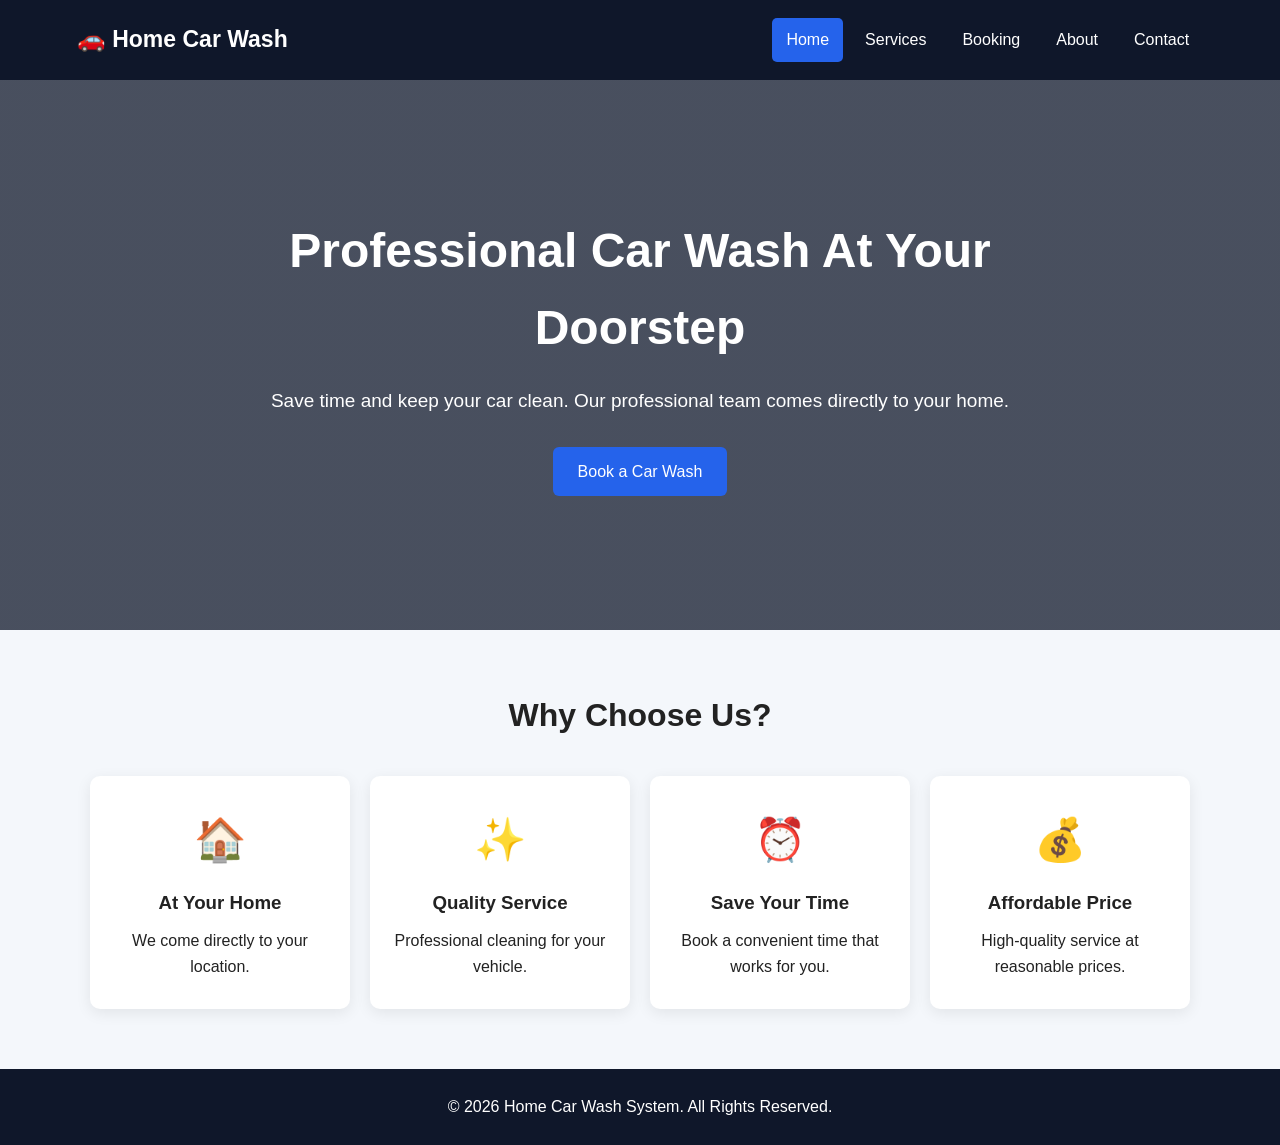
<file: index.html>
<!DOCTYPE html>
<html lang="en">
<head>
    <meta charset="UTF-8">
    <meta name="viewport" content="width=device-width, initial-scale=1.0">
    <title>Home Car Wash - Home</title>
    <link rel="stylesheet" href="style.css">
</head>

<body>

    <header>
        <div class="logo">🚗 Home Car Wash</div>

        <nav>
            <a href="index.html" class="active">Home</a>
            <a href="services.html">Services</a>
            <a href="booking.html">Booking</a>
            <a href="about.html">About</a>
            <a href="contact.html">Contact</a>
        </nav>
    </header>

    <section class="hero">

        <div class="hero-content">
            <h1>Professional Car Wash At Your Doorstep</h1>

            <p>
                Save time and keep your car clean.
                Our professional team comes directly to your home.
            </p>

            <a href="booking.html" class="btn">Book a Car Wash</a>
        </div>

    </section>

    <section class="features">

        <h2>Why Choose Us?</h2>

        <div class="feature-container">

            <div class="feature-card">
                <div class="icon">🏠</div>
                <h3>At Your Home</h3>
                <p>We come directly to your location.</p>
            </div>

            <div class="feature-card">
                <div class="icon">✨</div>
                <h3>Quality Service</h3>
                <p>Professional cleaning for your vehicle.</p>
            </div>

            <div class="feature-card">
                <div class="icon">⏰</div>
                <h3>Save Your Time</h3>
                <p>Book a convenient time that works for you.</p>
            </div>

            <div class="feature-card">
                <div class="icon">💰</div>
                <h3>Affordable Price</h3>
                <p>High-quality service at reasonable prices.</p>
            </div>

        </div>

    </section>

    <footer>
        <p>&copy; 2026 Home Car Wash System. All Rights Reserved.</p>
    </footer>

</body>
</html>
</file>
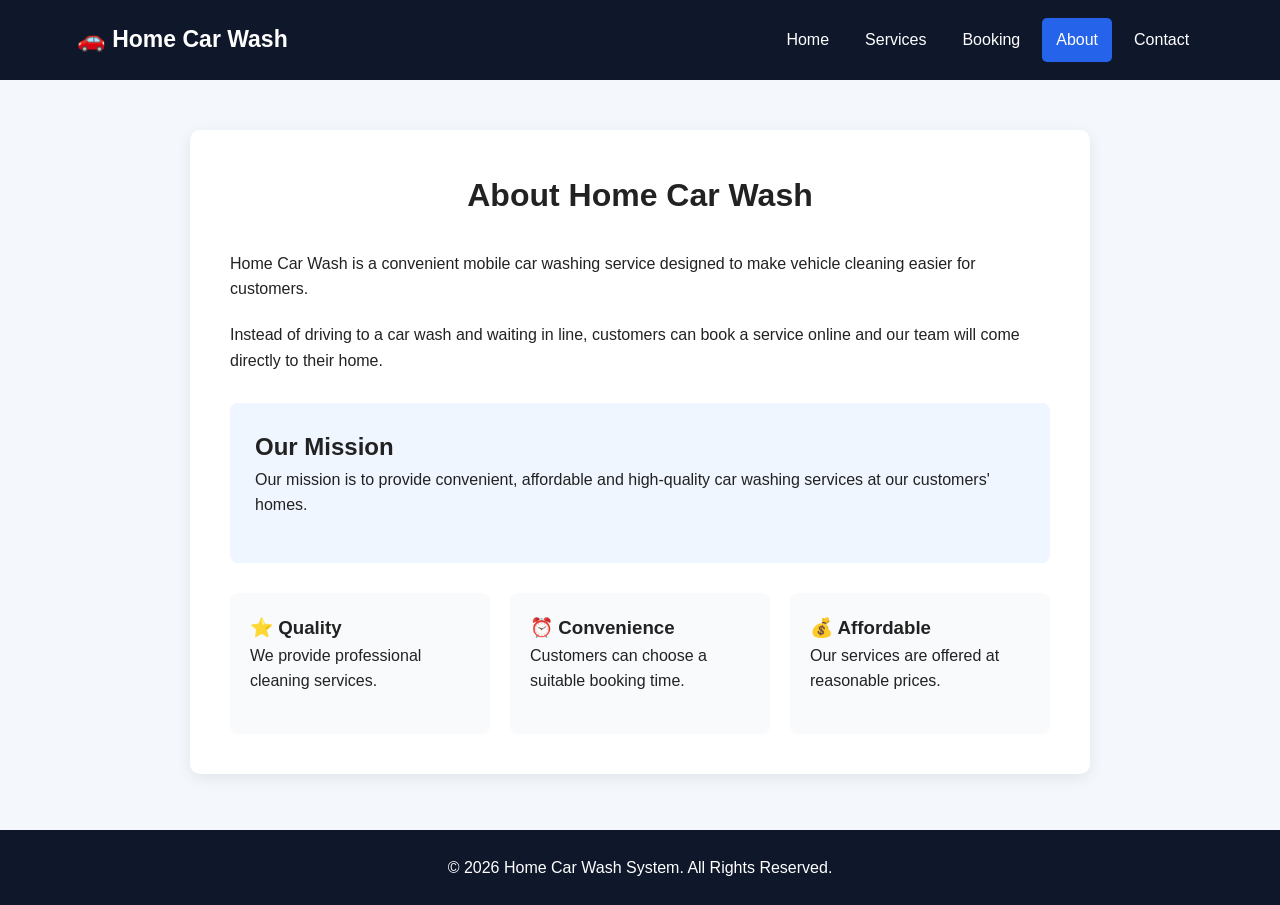
<file: about.html>
<!DOCTYPE html>
<html lang="en">
<head>
    <meta charset="UTF-8">
    <meta name="viewport" content="width=device-width, initial-scale=1.0">
    <title>Home Car Wash - About</title>
    <link rel="stylesheet" href="style.css">
</head>

<body>

    <header>
        <div class="logo">🚗 Home Car Wash</div>

        <nav>
            <a href="index.html">Home</a>
            <a href="services.html">Services</a>
            <a href="booking.html">Booking</a>
            <a href="about.html" class="active">About</a>
            <a href="contact.html">Contact</a>
        </nav>
    </header>


    <main class="page">

        <div class="about-container">

            <h1>About Home Car Wash</h1>

            <p>
                Home Car Wash is a convenient mobile car washing
                service designed to make vehicle cleaning easier
                for customers.
            </p>

            <p>
                Instead of driving to a car wash and waiting in line,
                customers can book a service online and our team
                will come directly to their home.
            </p>


            <div class="mission">

                <h2>Our Mission</h2>

                <p>
                    Our mission is to provide convenient,
                    affordable and high-quality car washing
                    services at our customers' homes.
                </p>

            </div>


            <div class="values">

                <div>
                    <h3>⭐ Quality</h3>
                    <p>
                        We provide professional cleaning services.
                    </p>
                </div>

                <div>
                    <h3>⏰ Convenience</h3>
                    <p>
                        Customers can choose a suitable booking time.
                    </p>
                </div>

                <div>
                    <h3>💰 Affordable</h3>
                    <p>
                        Our services are offered at reasonable prices.
                    </p>
                </div>

            </div>

        </div>

    </main>


    <footer>
        <p>&copy; 2026 Home Car Wash System. All Rights Reserved.</p>
    </footer>

</body>
</html>
</file>
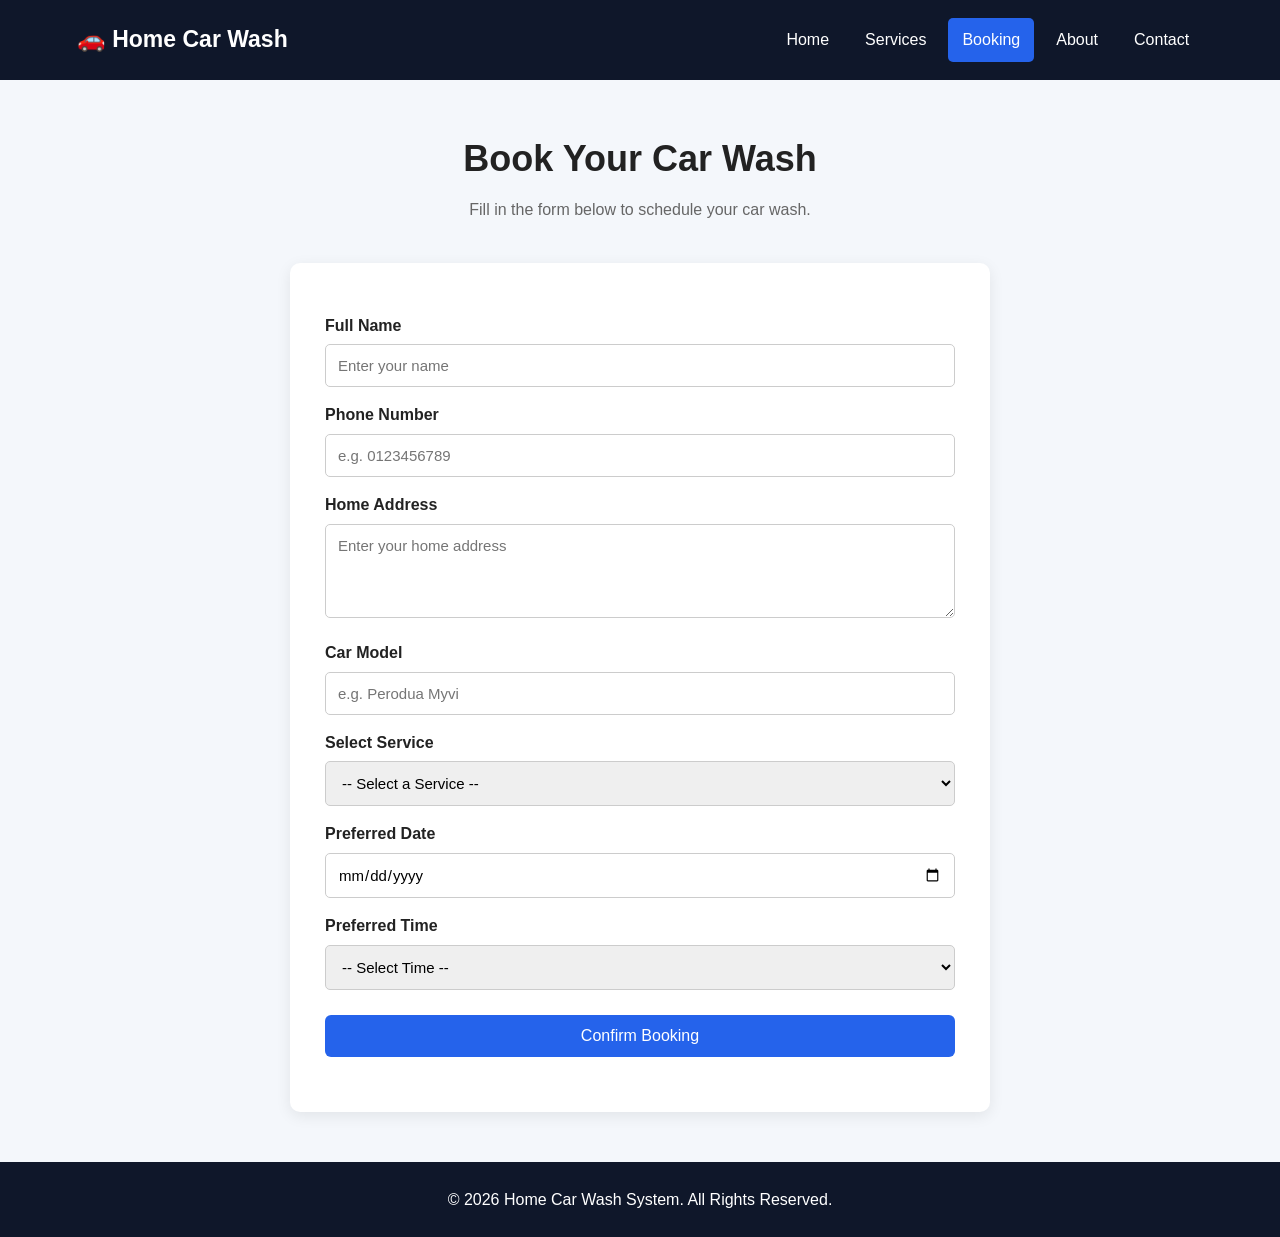
<file: booking.html>
<!DOCTYPE html>
<html lang="en">
<head>
    <meta charset="UTF-8">
    <meta name="viewport" content="width=device-width, initial-scale=1.0">
    <title>Home Car Wash - Booking</title>
    <link rel="stylesheet" href="style.css">
</head>

<body>

    <header>
        <div class="logo">🚗 Home Car Wash</div>

        <nav>
            <a href="index.html">Home</a>
            <a href="services.html">Services</a>
            <a href="booking.html" class="active">Booking</a>
            <a href="about.html">About</a>
            <a href="contact.html">Contact</a>
        </nav>
    </header>


    <main class="page">

        <h1>Book Your Car Wash</h1>

        <p class="page-description">
            Fill in the form below to schedule your car wash.
        </p>


        <div class="form-container">

            <form id="bookingForm">

                <label for="name">Full Name</label>

                <input
                    type="text"
                    id="name"
                    placeholder="Enter your name"
                    required
                >


                <label for="phone">Phone Number</label>

                <input
                    type="tel"
                    id="phone"
                    placeholder="e.g. 0123456789"
                    required
                >


                <label for="address">Home Address</label>

                <textarea
                    id="address"
                    rows="4"
                    placeholder="Enter your home address"
                    required
                ></textarea>


                <label for="car">Car Model</label>

                <input
                    type="text"
                    id="car"
                    placeholder="e.g. Perodua Myvi"
                    required
                >


                <label for="service">Select Service</label>

                <select id="service" required>

                    <option value="">
                        -- Select a Service --
                    </option>

                    <option value="Basic Wash">
                        Basic Wash - RM 20
                    </option>

                    <option value="Premium Wash">
                        Premium Wash - RM 35
                    </option>

                    <option value="Full Detailing">
                        Full Detailing - RM 80
                    </option>

                </select>


                <label for="date">Preferred Date</label>

                <input
                    type="date"
                    id="date"
                    required
                >


                <label for="time">Preferred Time</label>

                <select id="time" required>

                    <option value="">
                        -- Select Time --
                    </option>

                    <option>9:00 AM</option>
                    <option>10:00 AM</option>
                    <option>11:00 AM</option>
                    <option>1:00 PM</option>
                    <option>2:00 PM</option>
                    <option>3:00 PM</option>
                    <option>4:00 PM</option>

                </select>


                <button type="submit" class="btn submit-btn">
                    Confirm Booking
                </button>

            </form>


            <div id="bookingMessage"></div>

        </div>

    </main>


    <footer>
        <p>&copy; 2026 Home Car Wash System. All Rights Reserved.</p>
    </footer>


    <script src="script.js"></script>

</body>
</html>
</file>
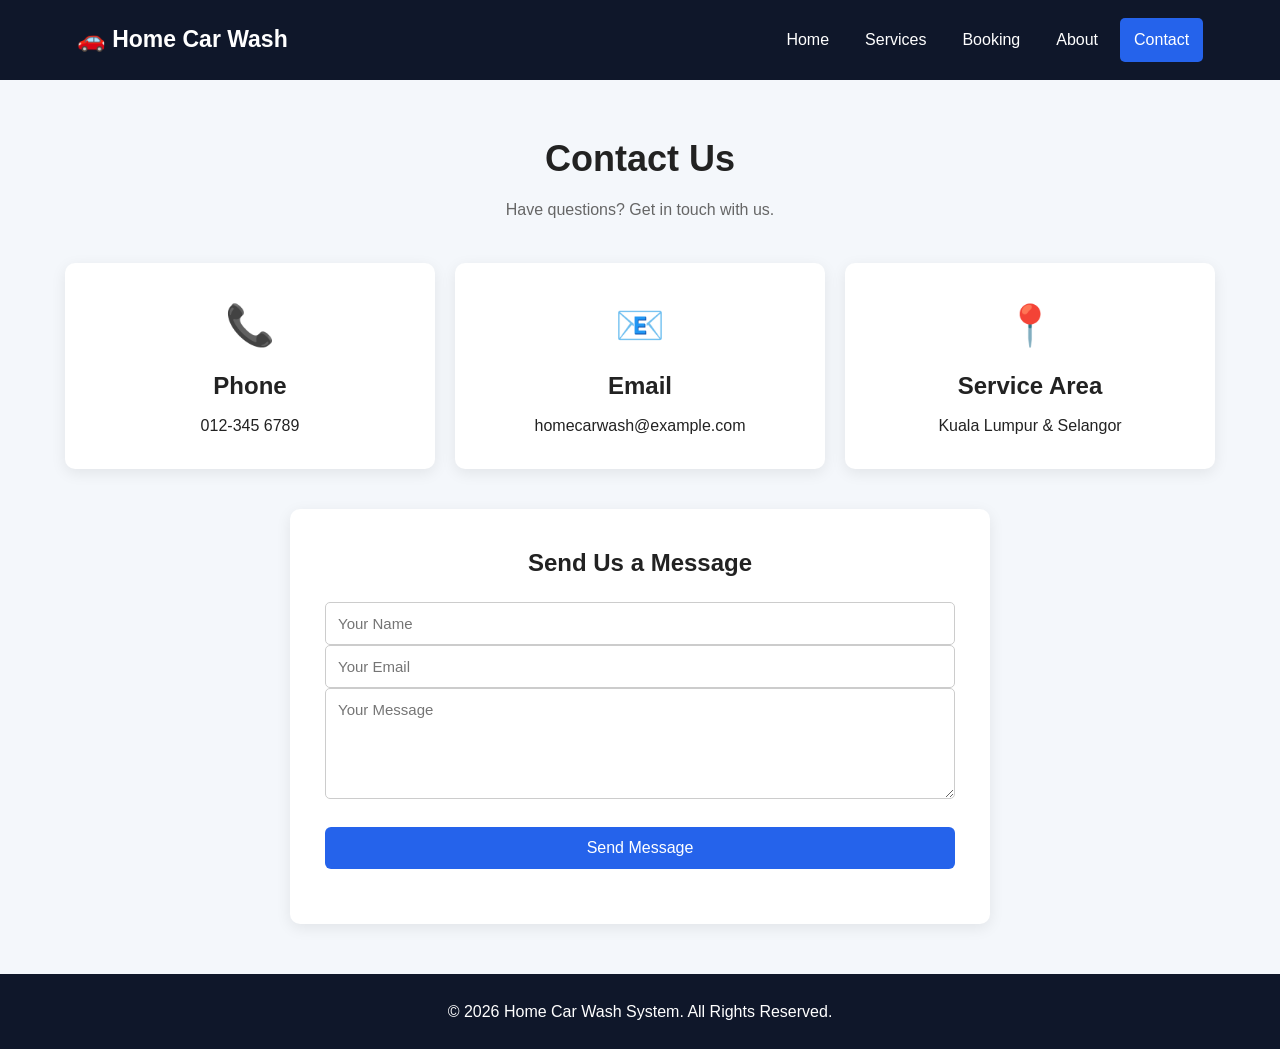
<file: contact.html>
<!DOCTYPE html>
<html lang="en">
<head>
    <meta charset="UTF-8">
    <meta name="viewport" content="width=device-width, initial-scale=1.0">
    <title>Home Car Wash - Contact</title>
    <link rel="stylesheet" href="style.css">
</head>

<body>

    <header>
        <div class="logo">🚗 Home Car Wash</div>

        <nav>
            <a href="index.html">Home</a>
            <a href="services.html">Services</a>
            <a href="booking.html">Booking</a>
            <a href="about.html">About</a>
            <a href="contact.html" class="active">Contact</a>
        </nav>
    </header>


    <main class="page">

        <h1>Contact Us</h1>

        <p class="page-description">
            Have questions? Get in touch with us.
        </p>


        <div class="contact-container">

            <div class="contact-card">

                <div class="contact-icon">📞</div>

                <h2>Phone</h2>

                <p>012-345 6789</p>

            </div>


            <div class="contact-card">

                <div class="contact-icon">📧</div>

                <h2>Email</h2>

                <p>homecarwash@example.com</p>

            </div>


            <div class="contact-card">

                <div class="contact-icon">📍</div>

                <h2>Service Area</h2>

                <p>Kuala Lumpur & Selangor</p>

            </div>

        </div>


        <div class="contact-form">

            <h2>Send Us a Message</h2>

            <form id="contactForm">

                <input
                    type="text"
                    id="contactName"
                    placeholder="Your Name"
                    required
                >

                <input
                    type="email"
                    id="contactEmail"
                    placeholder="Your Email"
                    required
                >

                <textarea
                    id="contactMessage"
                    rows="5"
                    placeholder="Your Message"
                    required
                ></textarea>

                <button type="submit" class="btn">
                    Send Message
                </button>

            </form>

            <div id="contactResult"></div>

        </div>

    </main>


    <footer>
        <p>&copy; 2026 Home Car Wash System. All Rights Reserved.</p>
    </footer>


    <script src="script.js"></script>

</body>
</html>
</file>
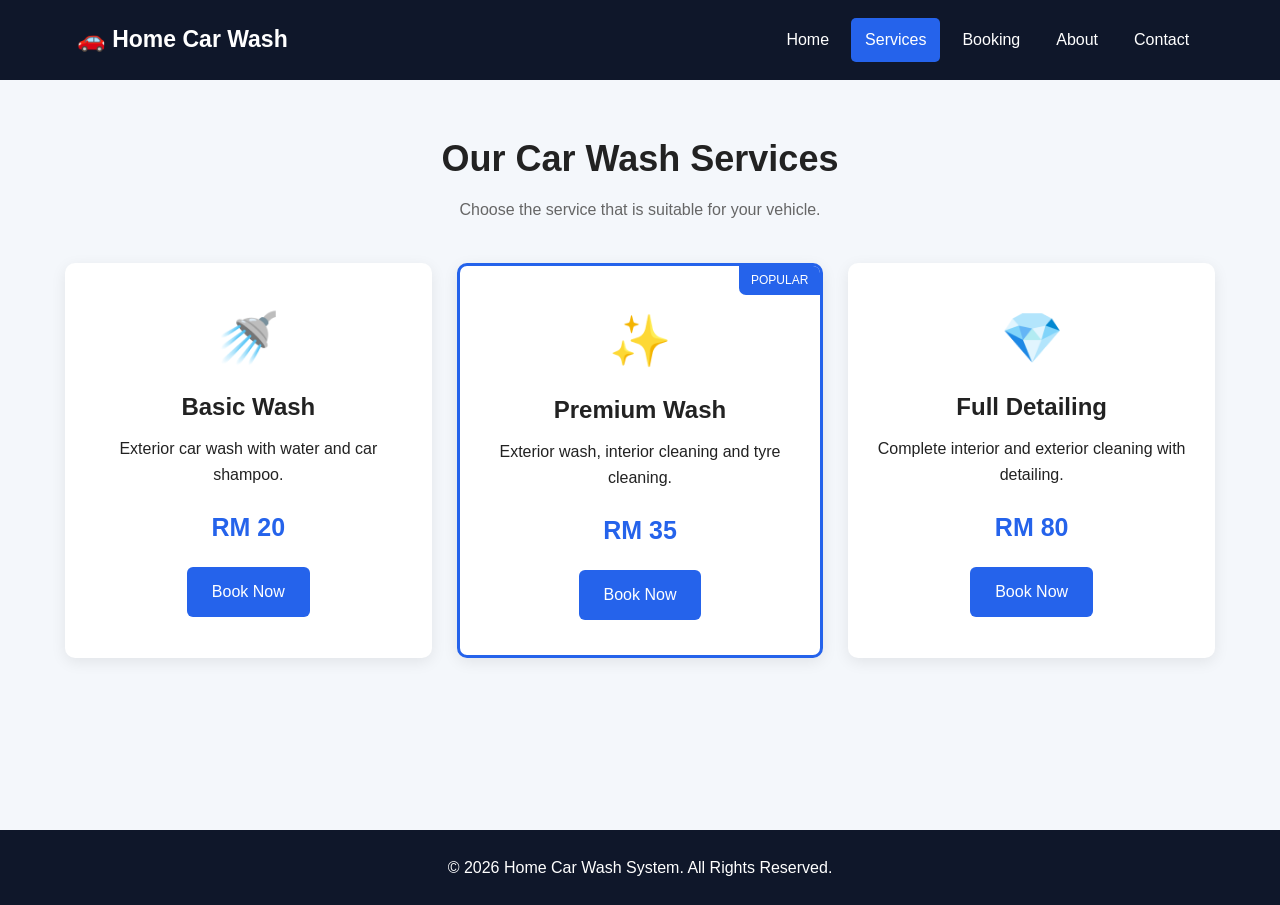
<file: services.html>
<!DOCTYPE html>
<html lang="en">
<head>
    <meta charset="UTF-8">
    <meta name="viewport" content="width=device-width, initial-scale=1.0">
    <title>Home Car Wash - Services</title>
    <link rel="stylesheet" href="style.css">
</head>

<body>

    <header>
        <div class="logo">🚗 Home Car Wash</div>

        <nav>
            <a href="index.html">Home</a>
            <a href="services.html" class="active">Services</a>
            <a href="booking.html">Booking</a>
            <a href="about.html">About</a>
            <a href="contact.html">Contact</a>
        </nav>
    </header>

    <main class="page">

        <h1>Our Car Wash Services</h1>

        <p class="page-description">
            Choose the service that is suitable for your vehicle.
        </p>

        <div class="service-container">

            <div class="service-card">
                <div class="service-icon">🚿</div>

                <h2>Basic Wash</h2>

                <p>
                    Exterior car wash with water and car shampoo.
                </p>

                <h3>RM 20</h3>

                <a href="booking.html" class="btn">
                    Book Now
                </a>
            </div>


            <div class="service-card popular">

                <span class="popular-label">POPULAR</span>

                <div class="service-icon">✨</div>

                <h2>Premium Wash</h2>

                <p>
                    Exterior wash, interior cleaning and tyre cleaning.
                </p>

                <h3>RM 35</h3>

                <a href="booking.html" class="btn">
                    Book Now
                </a>

            </div>


            <div class="service-card">

                <div class="service-icon">💎</div>

                <h2>Full Detailing</h2>

                <p>
                    Complete interior and exterior cleaning with detailing.
                </p>

                <h3>RM 80</h3>

                <a href="booking.html" class="btn">
                    Book Now
                </a>

            </div>

        </div>

    </main>

    <footer>
        <p>&copy; 2026 Home Car Wash System. All Rights Reserved.</p>
    </footer>

</body>
</html>
</file>
<file: style.css>
* {
    margin: 0;
    padding: 0;
    box-sizing: border-box;
}

body {
    font-family: Arial, sans-serif;
    background-color: #f4f7fb;
    color: #222;
    line-height: 1.6;
}


/* HEADER */

header {
    background-color: #0f172a;
    color: white;
    padding: 18px 6%;
    display: flex;
    justify-content: space-between;
    align-items: center;
    flex-wrap: wrap;
}

.logo {
    font-size: 23px;
    font-weight: bold;
}


/* NAVIGATION */

nav {
    display: flex;
    gap: 8px;
    flex-wrap: wrap;
}

nav a {
    color: white;
    text-decoration: none;
    padding: 9px 14px;
    border-radius: 5px;
    transition: 0.3s;
}

nav a:hover,
nav a.active {
    background-color: #2563eb;
}


/* HERO */

.hero {
    min-height: 550px;
    background: linear-gradient(
        rgba(15, 23, 42, 0.75),
        rgba(15, 23, 42, 0.75)
    ),
    url("https://images.unsplash.com/photo-1552933529-e359b2477252?auto=format&fit=crop&w=1600&q=80");

    background-size: cover;
    background-position: center;

    display: flex;
    justify-content: center;
    align-items: center;

    text-align: center;
    color: white;
    padding: 30px;
}

.hero-content {
    max-width: 750px;
}

.hero h1 {
    font-size: 48px;
    margin-bottom: 20px;
}

.hero p {
    font-size: 19px;
    margin-bottom: 30px;
}


/* BUTTON */

.btn {
    display: inline-block;
    background-color: #2563eb;
    color: white;
    text-decoration: none;
    border: none;
    padding: 12px 25px;
    border-radius: 6px;
    font-size: 16px;
    cursor: pointer;
    transition: 0.3s;
}

.btn:hover {
    background-color: #1d4ed8;
    transform: translateY(-2px);
}


/* FEATURES */

.features {
    padding: 60px 6%;
    text-align: center;
}

.features h2 {
    font-size: 32px;
    margin-bottom: 35px;
}

.feature-container {
    max-width: 1100px;
    margin: auto;

    display: grid;
    grid-template-columns: repeat(4, 1fr);
    gap: 20px;
}

.feature-card {
    background-color: white;
    padding: 30px 20px;
    border-radius: 10px;

    box-shadow: 0 4px 15px rgba(0, 0, 0, 0.08);

    transition: 0.3s;
}

.feature-card:hover {
    transform: translateY(-5px);
}

.icon {
    font-size: 42px;
    margin-bottom: 15px;
}

.feature-card h3 {
    margin-bottom: 10px;
}


/* GENERAL PAGE */

.page {
    width: 90%;
    max-width: 1150px;
    margin: 50px auto;
    min-height: 650px;
}

.page > h1 {
    text-align: center;
    font-size: 36px;
    margin-bottom: 10px;
}

.page-description {
    text-align: center;
    color: #666;
    margin-bottom: 40px;
}


/* SERVICES */

.service-container {
    display: grid;
    grid-template-columns: repeat(3, 1fr);
    gap: 25px;
}

.service-card {
    background-color: white;
    padding: 35px 25px;
    border-radius: 10px;
    text-align: center;

    box-shadow: 0 4px 15px rgba(0, 0, 0, 0.08);

    position: relative;
}

.service-card h2 {
    margin: 10px 0;
}

.service-card h3 {
    font-size: 25px;
    color: #2563eb;
    margin: 20px 0;
}

.service-icon {
    font-size: 50px;
}

.popular {
    border: 3px solid #2563eb;
}

.popular-label {
    position: absolute;
    top: 0;
    right: 0;

    background-color: #2563eb;
    color: white;

    padding: 5px 12px;
    border-radius: 0 7px 0 7px;

    font-size: 12px;
}


/* FORM */

.form-container {
    max-width: 700px;
    margin: auto;

    background-color: white;
    padding: 35px;

    border-radius: 10px;

    box-shadow: 0 4px 15px rgba(0, 0, 0, 0.08);
}

form label {
    display: block;
    font-weight: bold;
    margin-bottom: 6px;
    margin-top: 15px;
}

form input,
form select,
form textarea {
    width: 100%;
    padding: 12px;

    border: 1px solid #ccc;
    border-radius: 5px;

    font-size: 15px;
    font-family: Arial, sans-serif;
}

form textarea {
    resize: vertical;
}

.submit-btn {
    width: 100%;
    margin-top: 25px;
}

#bookingMessage,
#contactResult {
    margin-top: 20px;
    text-align: center;
    font-weight: bold;
}


/* ABOUT */

.about-container {
    max-width: 900px;
    margin: auto;

    background-color: white;
    padding: 40px;

    border-radius: 10px;

    box-shadow: 0 4px 15px rgba(0, 0, 0, 0.08);
}

.about-container h1 {
    text-align: center;
    margin-bottom: 30px;
}

.about-container p {
    margin-bottom: 20px;
}

.mission {
    background-color: #eff6ff;
    padding: 25px;
    border-radius: 8px;
    margin: 30px 0;
}

.values {
    display: grid;
    grid-template-columns: repeat(3, 1fr);
    gap: 20px;
}

.values div {
    background-color: #f8fafc;
    padding: 20px;
    border-radius: 8px;
}


/* CONTACT */

.contact-container {
    display: grid;
    grid-template-columns: repeat(3, 1fr);
    gap: 20px;

    margin-bottom: 40px;
}

.contact-card {
    background-color: white;
    padding: 30px;
    text-align: center;
    border-radius: 10px;

    box-shadow: 0 4px 15px rgba(0, 0, 0, 0.08);
}

.contact-icon {
    font-size: 40px;
    margin-bottom: 10px;
}

.contact-card h2 {
    margin-bottom: 8px;
}

.contact-form {
    max-width: 700px;
    margin: auto;

    background-color: white;
    padding: 35px;

    border-radius: 10px;

    box-shadow: 0 4px 15px rgba(0, 0, 0, 0.08);
}

.contact-form h2 {
    text-align: center;
    margin-bottom: 20px;
}

.contact-form .btn {
    margin-top: 20px;
    width: 100%;
}


/* FOOTER */

footer {
    background-color: #0f172a;
    color: white;

    text-align: center;

    padding: 25px;
}


/* MOBILE */

@media (max-width: 800px) {

    header {
        flex-direction: column;
        gap: 15px;
    }

    nav {
        justify-content: center;
    }

    .hero h1 {
        font-size: 34px;
    }

    .feature-container,
    .service-container,
    .contact-container {
        grid-template-columns: 1fr;
    }

    .values {
        grid-template-columns: 1fr;
    }

    .page {
        width: 94%;
    }

    .form-container,
    .contact-form,
    .about-container {
        padding: 25px;
    }
}
</file>
